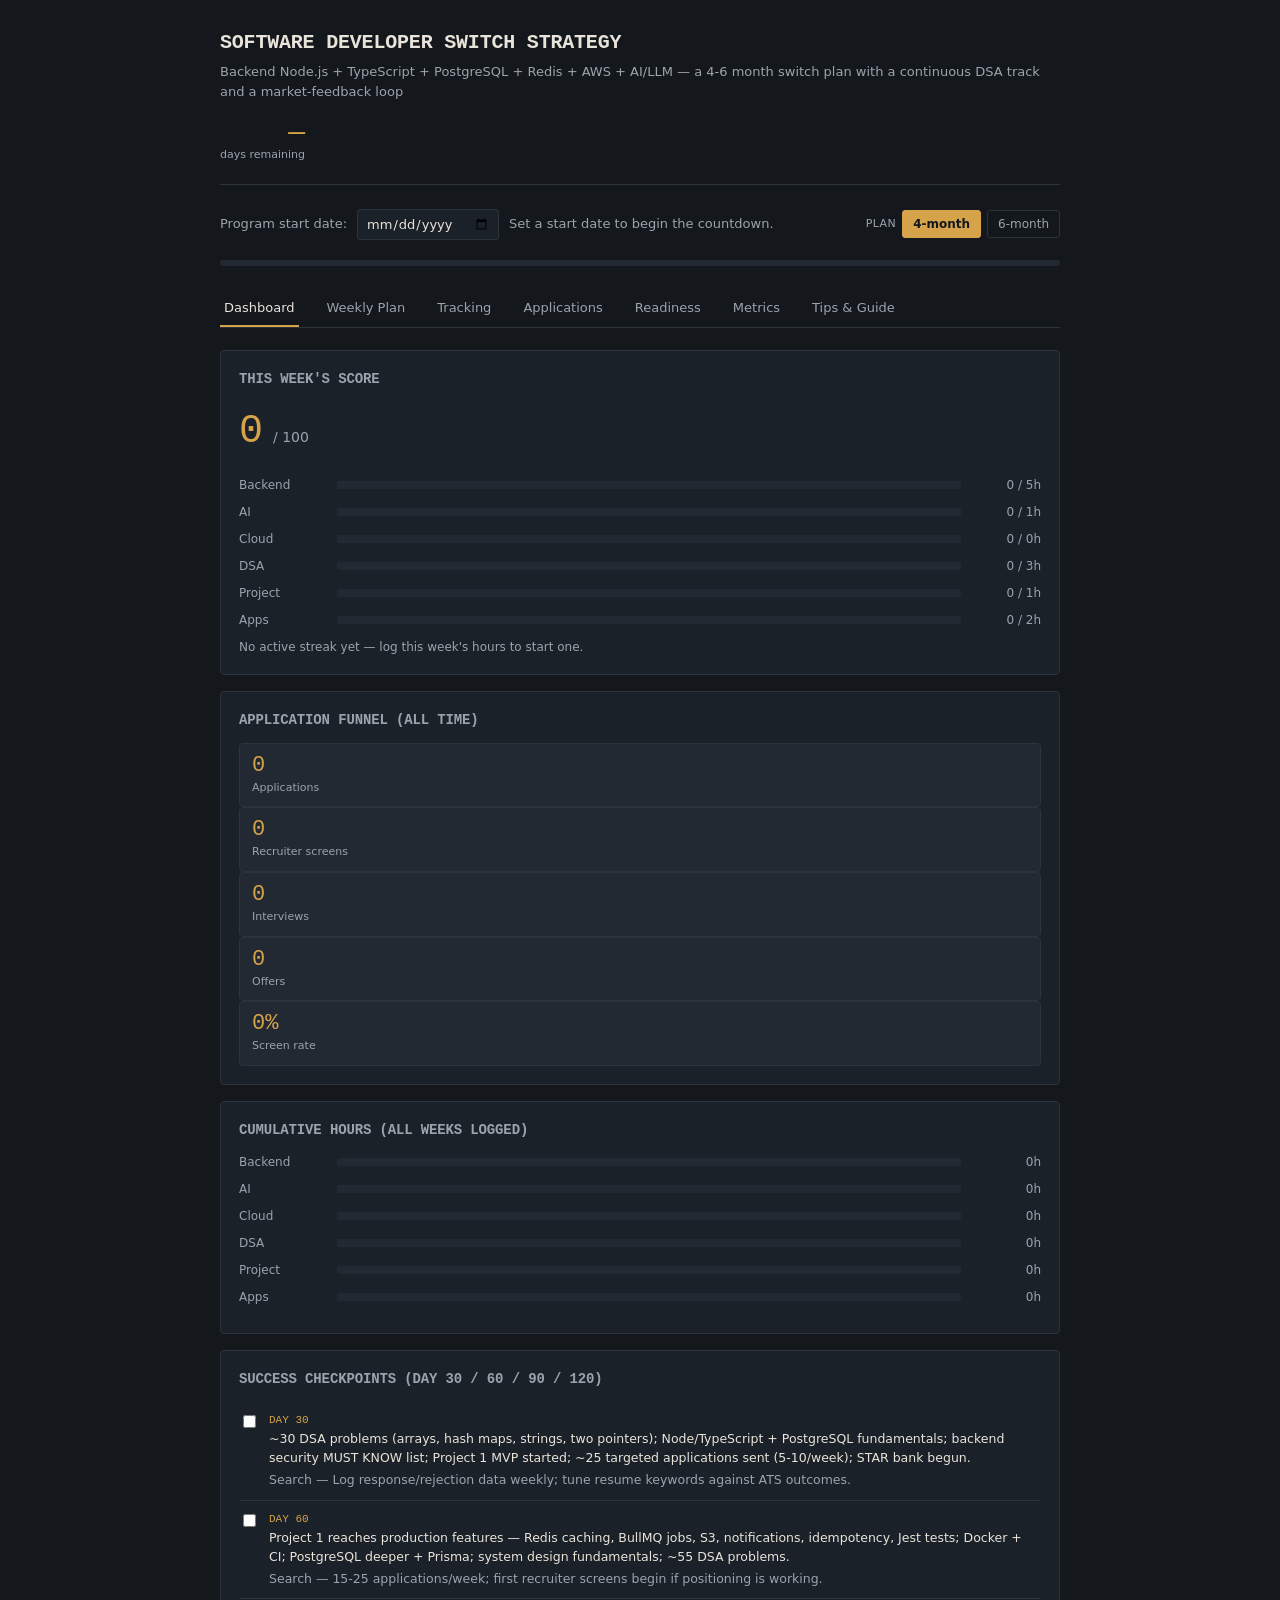
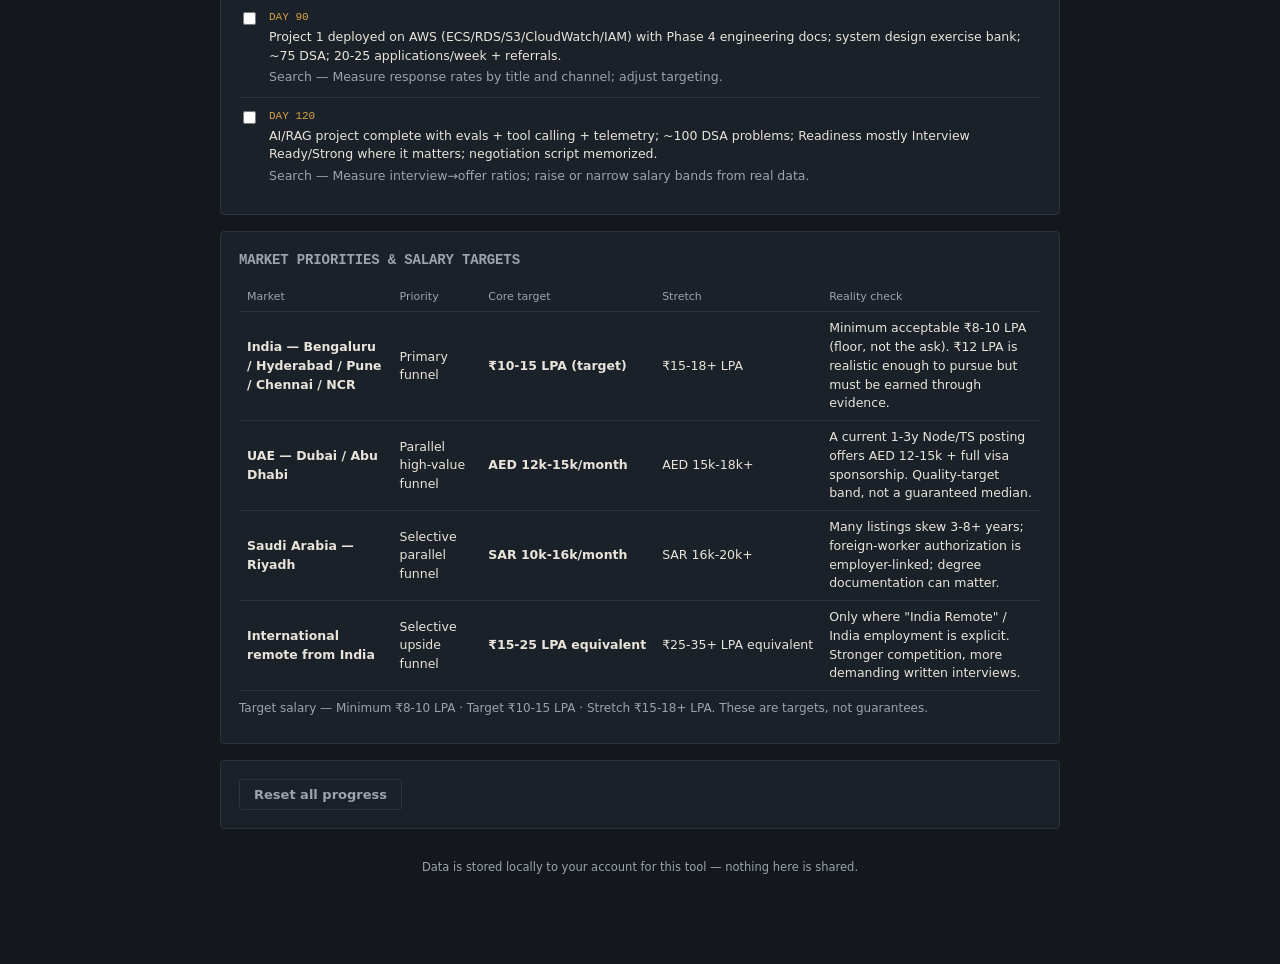
<file: index.html>
<!DOCTYPE html>
<html lang="en">
<head>
<meta charset="utf-8">
<meta name="viewport" content="width=device-width, initial-scale=1">
<title>Software Developer Switch Strategy</title>
<link rel="stylesheet" href="styles.css">
</head>
<body>
<div class="wrap">
  <div class="cmdbar">
    <div class="title">
      <h1>SOFTWARE DEVELOPER SWITCH STRATEGY</h1>
      <p>Backend Node.js + TypeScript + PostgreSQL + Redis + AWS + AI/LLM &mdash; a 4-6 month switch plan with a continuous DSA track and a market-feedback loop</p>
    </div>
    <div class="stat">
      <div class="num" id="days-left">&mdash;</div>
      <div class="label">days remaining</div>
    </div>
  </div>

  <div class="startdate-row">
    Program start date:
    <input type="date" id="start-date-input">
    <span id="week-indicator"></span>
    <div class="plan-toggle">
      <span class="pt-label">Plan</span>
      <button class="plan-btn active" data-plan="4">4-month</button>
      <button class="plan-btn" data-plan="6">6-month</button>
    </div>
  </div>
  <div class="progress-outer"><div class="progress-inner" id="overall-progress" style="width:0%"></div></div>

  <div class="tabs">
    <button class="tab-btn active" data-tab="dashboard">Dashboard</button>
    <button class="tab-btn" data-tab="plan">Weekly Plan</button>
    <button class="tab-btn" data-tab="track">Tracking</button>
    <button class="tab-btn" data-tab="apps">Applications</button>
    <button class="tab-btn" data-tab="readiness">Readiness</button>
    <button class="tab-btn" data-tab="metrics">Metrics</button>
    <button class="tab-btn" data-tab="guide">Tips &amp; Guide</button>
  </div>

  <div class="tab-panel active" id="tab-dashboard">
    <div class="panel">
      <h3>THIS WEEK'S SCORE</h3>
      <div class="score-big"><span class="num" id="week-score">0</span><span class="of">/ 100</span></div>
      <div id="dash-bars"></div>
      <div class="streak" id="streak-line"></div>
    </div>
    <div class="panel">
      <h3>APPLICATION FUNNEL (ALL TIME)</h3>
      <div id="funnel"></div>
    </div>
    <div class="panel">
      <h3>CUMULATIVE HOURS (ALL WEEKS LOGGED)</h3>
      <div id="cumulative-bars"></div>
    </div>
    <div class="panel">
      <h3>SUCCESS CHECKPOINTS (DAY 30 / 60 / 90 / 120)</h3>
      <div id="checkpoints"></div>
    </div>
    <div class="panel">
      <h3>MARKET PRIORITIES &amp; SALARY TARGETS</h3>
      <div id="markets"></div>
    </div>
    <div class="panel">
      <button class="btn secondary" id="reset-btn">Reset all progress</button>
    </div>
  </div>

  <div class="tab-panel" id="tab-plan">
    <div id="plan-root"></div>
  </div>

  <div class="tab-panel" id="tab-track">
    <div class="panel">
      <h3>LOG HOURS PER WEEK + JOB-SEARCH QUOTAS</h3>
      <div id="track-root"></div>
    </div>
  </div>

  <div class="tab-panel" id="tab-apps">
    <div class="panel">
      <h3>ADD APPLICATION</h3>
      <div class="app-form">
        <input type="text" id="app-company" placeholder="Company">
        <input type="text" id="app-role" placeholder="Role / Title">
        <input type="text" id="app-location" placeholder="Location">
        <input type="text" id="app-source" placeholder="Source (Naukri / LinkedIn / Referral)">
        <input type="text" id="app-stack" placeholder="Required stack">
        <input type="date" id="app-date">
        <select id="app-status">
          <option>Applied</option>
          <option>Screening</option>
          <option>Interview</option>
          <option>Offer</option>
          <option>Rejected</option>
          <option>Ghosted</option>
        </select>
        <input type="text" id="app-resume" placeholder="Resume version">
        <input type="date" id="app-followup" title="Follow-up date">
        <input type="text" id="app-notes" placeholder="Notes / rejection reason">
        <button class="btn" id="add-app-btn">Add</button>
      </div>
    </div>
    <div class="panel">
      <h3>TRACKER</h3>
      <div class="filter-bar">
        <input type="text" id="app-search" placeholder="Search company, role, stack, notes...">
        <select id="app-filter-status">
          <option value="">All statuses</option>
          <option>Applied</option>
          <option>Screening</option>
          <option>Interview</option>
          <option>Offer</option>
          <option>Rejected</option>
          <option>Ghosted</option>
        </select>
        <select id="app-filter-location">
          <option value="">All locations</option>
        </select>
        <input type="date" id="app-filter-from" title="Applied from" value="">
        <span class="filter-sep">&rarr;</span>
        <input type="date" id="app-filter-to" title="Applied to" value="">
        <button class="btn secondary" id="app-filter-clear">Clear</button>
      </div>
      <div id="apps-count" class="apps-count"></div>
      <div id="apps-root"></div>
    </div>
  </div>

  <div class="tab-panel" id="tab-readiness">
    <div class="panel">
      <h3>INTERVIEW READINESS SCORE</h3>
      <div id="readiness-root"></div>
    </div>
    <div class="panel">
      <h3>DSA LOG (TARGET ~100 PROBLEMS)</h3>
      <div id="dsa-root"></div>
    </div>
    <div class="panel">
      <h3>PRODUCTION STORY BANK (TARGET 10-15 STORIES)</h3>
      <div id="story-root"></div>
    </div>
    <div class="panel">
      <h3>MOCK INTERVIEW LOG</h3>
      <div id="mock-root"></div>
    </div>
  </div>

  <div class="tab-panel" id="tab-metrics">
    <div class="panel">
      <h3>CAREER CONVERSION METRICS (WEEKLY)</h3>
      <div id="conv-root"></div>
      <div class="conv-note">Log these numbers every week as part of the Weekly Job Market Analysis task. Track rejection reasons where possible (ATS / HR / technical / salary / other).</div>
    </div>
    <div class="panel">
      <h3>FUNNEL RATIOS</h3>
      <div id="rate-root"></div>
    </div>
    <div class="panel">
      <h3>TARGET SALARY</h3>
      <div id="salary-root"></div>
    </div>
    <div class="panel">
      <h3>INTERPRETING YOUR FUNNEL</h3>
      <div id="interpret-root"></div>
    </div>
  </div>

  <div class="tab-panel" id="tab-guide">
    <div class="guide panel">

      <div class="callout">
        <div class="ctitle">THE DECISION</div>
        Do not learn a new stack and start over. Keep the production experience in JavaScript/TypeScript, turn it into a credible backend-engineering identity, add PostgreSQL / Redis / cloud / testing, and use AI integration as the differentiator. Test the market from Week 1 (5-10 targeted applications/week) so your resume, targeting and preparation adapt to real feedback &mdash; not assumptions. Run India as the main funnel while testing UAE, India-eligible remote, and selective Saudi roles.
      </div>

      <h4>Target positioning (what to present)</h4>
      <table class="data-table">
        <thead><tr><th>Layer</th><th>What to present</th><th>Depth required</th></tr></thead>
        <tbody>
          <tr><td><b>Primary identity</b></td><td>Backend Software Engineer &mdash; Node.js / TypeScript</td><td>Production-quality APIs, architecture, async Node, security, performance</td></tr>
          <tr><td>Database</td><td>PostgreSQL (primary)</td><td>SQL, indexes, transactions, query plans, schema design; MongoDB kept as optional retained familiarity</td></tr>
          <tr><td>Caching / jobs</td><td>Redis + BullMQ</td><td>Caching, TTL, cache invalidation, rate limiting, distributed-lock concept, session-store concept, queues, retries, idempotency</td></tr>
          <tr><td>API architecture</td><td>REST first</td><td>Auth, validation, versioning, pagination, errors, observability</td></tr>
          <tr><td>Cloud</td><td>AWS core (not DevOps)</td><td>ECS/ECR or EC2, RDS, S3, CloudWatch, IAM (MUST); SQS, Load Balancer, VPC basics, Auto Scaling (understand)</td></tr>
          <tr><td>Delivery</td><td>Docker + GitHub Actions</td><td>Build/test/deploy pipeline; environment management; secrets</td></tr>
          <tr><td>Quality</td><td>Jest + integration/e2e tests</td><td>Test API boundaries and critical business workflows</td></tr>
          <tr><td>AI layer</td><td>Backend Engineer + AI Integration (not AI/ML)</td><td>LLM APIs, prompt design, embeddings, vector search, pgvector, retrieval, citations, streaming, tool calling, token/cost/latency, basic RAG evaluation</td></tr>
          <tr><td>Frontend</td><td>React / Next.js</td><td>Enough to own end-to-end features; not your headline specialization</td></tr>
          <tr><td>Interview CS</td><td>Continuous DSA + backend/system design</td><td>~100 solid problems via a weekly DSA track; API/data-model/caching/queues/scaling fundamentals</td></tr>
        </tbody>
      </table>

      <h4>What to learn deeply (in priority order)</h4>
      <ul>
        <li><b>Continuous DSA track</b> &mdash; 8-10 work items weekly (new problems + revision), ~100 solid problems: arrays, hash maps, strings, two pointers, sliding window, stacks/queues, binary search, linked lists, trees, heaps, intervals, graph basics, recursion/backtracking, basic DP. Never postponed behind backend learning.</li>
        <li><b>TypeScript + Node.js</b> &mdash; generics, narrowing, utility types, error modeling; event loop, async patterns, streams, memory/performance troubleshooting.</li>
        <li><b>PostgreSQL</b> &mdash; joins, indexes, transactions/isolation, normalization, query plans, pagination, locking, practical optimization; Prisma.</li>
        <li><b>Backend security (MUST KNOW)</b> &mdash; password hashing, JWT + refresh tokens, RBAC, input validation, rate limiting, secure headers, secrets management; then SQL/NoSQL injection, XSS, CSRF, CORS, OWASP API Security basics.</li>
        <li><b>Redis</b> &mdash; caching, TTL, cache invalidation, rate limiting, distributed-lock concept, session-store concept, BullMQ/queues.</li>
        <li><b>System design</b> &mdash; fundamentals, data, performance, distributed systems, infrastructure, observability + the exercise bank (URL shortener, notifications, chat, file upload, booking, payments/webhooks, CRM, job queue, AI/RAG).</li>
        <li><b>Docker + AWS</b> &mdash; containerize, deploy, logs/metrics, IAM basics, RDS/S3/SQS/ECS/ECR/CloudWatch.</li>
        <li><b>Testing</b> &mdash; Jest unit/integration/e2e; API contract thinking.</li>
        <li><b>AI application engineering</b> &mdash; one reliable RAG system and one tool-using workflow; production concerns, not ML math.</li>
        <li><b>Communication</b> &mdash; concise project explanations, STAR answers, salary negotiation.</li>
      </ul>

      <div class="callout">
        <div class="ctitle">AVOID SCOPE CREEP (DO NOT LEARN NOW)</div>
        Do NOT make these core objectives during the 6-month plan: Java/Spring, .NET, advanced Python, Machine Learning, Kubernetes, Terraform, advanced DevOps, Kafka, advanced cloud architecture. They only make sense after the career switch. Spend the saved time on DSA, system design, mock interviews and real funnel feedback.
      </div>

      <h4>Portfolio projects</h4>
      <div class="proj">
        <div class="ptitle">Project 1 &mdash; Multi-tenant production SaaS backend (phased)</div>
        <p><b>Phase 1 &mdash; MVP:</b> Node/TypeScript + NestJS + PostgreSQL/Prisma, REST APIs, authentication (JWT + refresh), RBAC, validation, error handling, basic Jest tests.</p>
        <p><b>Phase 2 &mdash; Production features:</b> Redis caching, rate limiting, BullMQ background jobs, notifications, S3/file storage, idempotency, audit logs.</p>
        <p><b>Phase 3 &mdash; Deployment:</b> Docker, AWS, ECR, ECS (or EC2), RDS, S3, IAM, CloudWatch, CI/CD.</p>
        <p><b>Phase 4 &mdash; Engineering documentation:</b> architecture diagram, database ER diagram, API docs, architecture decisions (ADRs), performance + security notes, deployment README, trade-offs.</p>
        <p>Complete each phase before the next; you do not need every advanced feature to call the project done.</p>
        <p class="proof">Resume proof: "Designed and deployed a multi-tenant Node/TypeScript backend with PostgreSQL, Redis, background jobs, RBAC and automated deployment."</p>
      </div>
      <div class="proj">
        <div class="ptitle">Project 2 &mdash; AI backend integration (the differentiator)</div>
        <p>Position it as <b>Backend Engineer + AI Integration</b>, never "AI/ML Engineer". Ingest documents, chunk and embed, store in pgvector, retrieve with filters, stream answers with citations, support tool/function calls, log token usage + latency, control cost, and evaluate retrieval quality. TypeScript/Node service; the backend engineering is the hard part.</p>
        <p class="proof">Resume proof: "Built a production-style RAG service with Node/TypeScript, vector search, retrieval evaluation, streaming responses, access control and cost/latency telemetry."</p>
      </div>
      <div class="proj">
        <div class="ptitle">Project 3 &mdash; CarCare enhancements (OPTIONAL, after the primary project)</div>
        <p>Do not build more toy CRUD apps. Use CarCare to show engineering maturity: add a PostgreSQL path where appropriate, Redis caching, background jobs, Docker, Jest tests, structured logging, CI/CD, better API architecture, performance optimization. Never expose proprietary work from your employer.</p>
      </div>

      <h4>Backend Security track</h4>
      <table class="data-table">
        <thead><tr><th>Priority</th><th>Topics</th></tr></thead>
        <tbody>
          <tr><td><b>MUST KNOW</b></td><td>Password hashing, JWT, refresh tokens, RBAC, input validation, rate limiting, secure headers, secrets management</td></tr>
          <tr><td><b>OPTIONAL</b></td><td>SQL injection, NoSQL injection, XSS, CSRF, CORS, OWASP API Security basics</td></tr>
        </tbody>
      </table>
      <p class="cap-sub">Security appears in the week plan as tasks; pass every MUST KNOW concept on the Readiness tab before Month 3.</p>

      <h4>AWS scope (backend developer, not a DevOps specialist)</h4>
      <table class="data-table">
        <thead><tr><th>Priority</th><th>Topics</th></tr></thead>
        <tbody>
          <tr><td><b>MUST KNOW</b></td><td>EC2, S3, RDS, IAM, CloudWatch, ECR, ECS</td></tr>
          <tr><td><b>SHOULD UNDERSTAND</b></td><td>SQS, Load Balancer, VPC basics, Auto Scaling</td></tr>
        </tbody>
      </table>
      <p class="cap-sub">Goal: confidently explain and deploy a production backend on AWS &mdash; not become an AWS infrastructure specialist.</p>

      <h4>Redis scope (practical backend use, not theory)</h4>
      <p class="cap-sub">Focus on: caching, TTL, cache invalidation, rate limiting, distributed-lock concept, session-store concept, BullMQ/queues. Prove each with an implementation task in the project rather than excessive reading.</p>

      <h4>System design track (starts Month 2)</h4>
      <ul class="quotas">
        <li><b>Fundamentals</b> &mdash; client/server, REST, HTTP, API design, authentication, authorization</li>
        <li><b>Data</b> &mdash; SQL vs NoSQL, indexing, transactions, normalization, replication, partitioning basics</li>
        <li><b>Performance</b> &mdash; caching, Redis, CDN, pagination, rate limiting</li>
        <li><b>Distributed systems</b> &mdash; message queues, background jobs, event-driven architecture, idempotency, retries, failure handling</li>
        <li><b>Infrastructure</b> &mdash; load balancing, horizontal scaling, Docker, AWS deployment</li>
        <li><b>Observability</b> &mdash; logging, metrics, monitoring, error tracking</li>
      </ul>
      <p class="cap-sub">Exercise bank (10-minute or 45-minute designs): URL shortener, notification system, chat system, file upload service, booking system, payment/webhook system, CRM, job queue, AI/RAG application.</p>

      <h4>Weekly operating rhythm (recurring, every week)</h4>
      <ul class="quotas">
        <li><b>DSA track</b> &mdash; 8-10 work items: learn &rarr; practice &rarr; revise &rarr; timed. ~100 solid problems total; never postponed.</li>
        <li><b>Targeted applications</b> &mdash; Month 1: 5-10/week (test ATS, learn requirements, find gaps). Month 2+: 15-25/week. Later: 20-30/week if quality holds. Targeted beats mass.</li>
        <li><b>Weekly Job Market Analysis</b> &mdash; log apps, recruiter replies, HR screens, tech/final interviews, offers, rejections (incl. ATS + reasons) in Metrics.</li>
        <li><b>Weekly Mock Interview Day</b> &mdash; 30m DSA &middot; 30m Node/TS/backend &middot; 30m PostgreSQL/Redis/AWS &middot; 30m system design/project/behavioral. Track score, weak areas, topics to revise, confidence, missed questions.</li>
        <li><b>STAR story</b> &mdash; draft/refine one production story toward the 10-15 story bank.</li>
      </ul>
      <div class="callout">
        <div class="ctitle">INTERPRETING YOUR FUNNEL</div>
        <p><b>High ATS rejection</b> &rarr; improve resume / keywords per target titles.</p>
        <p><b>Recruiter response but technical rejection</b> &rarr; improve technical preparation (DSA + backend fundamentals).</p>
        <p><b>Technical pass but HR rejection</b> &rarr; improve communication / behavioral answers.</p>
        <p><b>Multiple technical interview failures</b> &rarr; identify repeated technical gaps from mock logs and fix them.</p>
      </div>

      <h4>Production Story Bank</h4>
      <p class="cap-sub">Target 10-15 interview stories from real professional experience. Categories: difficult bug, production issue, performance optimization, API optimization, database problem, architecture decision, refactoring, feature ownership, client requirement, team disagreement, tight deadline, failure and lesson, collaboration, deployment issue, technical trade-off.</p>
      <p class="cap-sub">Every story follows <b>Situation &rarr; Task &rarr; Action &rarr; Result</b> with a measurable result. Build one per week (recurring task on the Weekly Plan), then refine them through Months 5-6.</p>

      <h4>Job-search execution system</h4>
      <ul class="quotas">
        <li><b>Month 1:</b> 5-10 targeted applications/week — purpose is to test ATS performance, learn requirements, identify skill gaps and start the interview pipeline.</li>
        <li><b>Month 2 onward:</b> 15-25 targeted applications/week; 20-30/week in later months if quality can be maintained.</li>
        <li><b>5 referral conversations/week</b> &mdash; colleagues, alumni, engineers at target companies, community.</li>
        <li><b>10 recruiter / hiring-manager messages/week</b> (Month 5-6) with a two-sentence pitch and one relevant proof project.</li>
        <li>Track each application: title, company, location, source, required stack, date, resume version, response, interview stage, reason for rejection.</li>
      </ul>
      <p class="cap-sub">Target titles: Backend Engineer, Backend Developer, Node.js Developer, TypeScript Backend Developer, Software Engineer, Full-Stack Developer with backend strength, AI-integrated Backend Engineer. Apply with a two-sentence pitch + one proof project.</p>
      <p class="cap-sub">Search strings:</p>
      <span class="search-str">("Node.js" OR NestJS OR Express) AND TypeScript AND (PostgreSQL OR SQL) AND (AWS OR cloud)</span>
      <span class="search-str">("Node.js" OR TypeScript) AND (RAG OR LLM OR "AI integration") AND (backend OR API)</span>
      <span class="search-str">("Software Engineer" OR "Backend Engineer") AND TypeScript AND AWS AND PostgreSQL</span>
      <p class="cap-sub">Resume rules: lead with measurable production work &mdash; not a technology list. Keep BCA honest but small. Two variants: India product/GCC and Gulf/remote (the Gulf version makes relocation + sponsorship readiness explicit).</p>

      <h4>Salary strategy</h4>
      <div class="callout">
        <div class="ctitle">TARGET SALARY (YOUR OWN TARGETS, NOT GUARANTEES)</div>
        <p><b>Minimum acceptable:</b> ₹8-10 LPA</p>
        <p><b>Target:</b> ₹10-15 LPA</p>
        <p><b>Stretch:</b> ₹15-18+ LPA</p>
      </div>
      <table class="data-table">
        <thead><tr><th>Market</th><th>Priority</th><th>Core target</th><th>Stretch</th><th>Reality check</th></tr></thead>
        <tbody>
          <tr><td>India &mdash; Bengaluru / Hyderabad / Pune / Chennai / NCR</td><td>Primary funnel</td><td>₹10-15 LPA</td><td>₹15-18+ LPA</td><td>Minimum acceptable ₹8-10 LPA (floor, not the ask). ₹12 LPA is realistic but must be earned through evidence.</td></tr>
          <tr><td>UAE &mdash; Dubai / Abu Dhabi</td><td>Parallel high-value funnel</td><td>AED 12k-15k/month</td><td>AED 15k-18k+</td><td>Quality-target band, not a guaranteed market median.</td></tr>
          <tr><td>Saudi Arabia &mdash; Riyadh</td><td>Selective parallel funnel</td><td>SAR 10k-16k/month</td><td>SAR 16k-20k+</td><td>Listings skew 3-8+ years; authorization is employer-linked.</td></tr>
          <tr><td>International remote from India</td><td>Selective upside funnel</td><td>₹15-25 LPA equivalent</td><td>₹25-35+ LPA equivalent</td><td>Only where "India Remote" / India employment is explicit.</td></tr>
        </tbody>
      </table>
      <div class="callout">
        <div class="ctitle">NEGOTIATION SCRIPT</div>
        <p class="mono-b">"My current package is ₹3 LPA. For my next move I am targeting roles where I can contribute as a backend-focused software engineer in Node.js/TypeScript, with production API, database, cloud and AI-integration capability. Based on the scope of the role and current market, I am targeting roughly ₹12-15 LPA, with flexibility depending on responsibilities and the overall package."</p>
        <p>Never justify a 300-400% hike. Justify through scope, skills, evidence and market level. Never fabricate current compensation, experience or production exposure.</p>
      </div>

      <h4>Sponsorship &amp; remote legality</h4>
      <ul>
        <li><b>UAE:</b> standard employment visa is employer-applied; employers must obtain the work permit. The virtual-work residence route is for working outside the country, not a substitute for in-country sponsorship.</li>
        <li><b>Saudi:</b> non-Saudis need a work permit and employer employment; permanent/temporary work-visa processes exist via official platforms.</li>
        <li><b>Remote from India:</b> direct employment through an Indian entity, an Employer of Record, or contractor engagement. Apply where "India Remote" is explicit &mdash; never on a generic "remote" label.</li>
        <li><b>Education risk (ongoing BCA):</b> a screening risk at some companies, not proof you cannot reach the target salary. Compete on production experience, measurable work, portfolio depth and interview performance while continuing the degree.</li>
      </ul>

      <h4>What can prevent the target salary</h4>
      <ul>
        <li>Resume stays "MERN developer" with no measurable backend ownership.</li>
        <li>Projects are CRUD clones with no performance / security / testing / cloud / architecture proof.</li>
        <li>DSA is weak enough to fail coding rounds after recruiter screens — solved by the continuous weekly DSA track.</li>
        <li>You cannot explain current production work deeply &mdash; trade-offs, bugs, architecture, DB choices, performance fixes.</li>
        <li>You apply indiscriminately and accumulate ATS rejections instead of testing a targeted thesis early.</li>
        <li>You stop logging funnel data, so you tune resume and preparation on guesses instead of evidence.</li>
        <li>You claim AI/cloud expertise without building and debugging a working system.</li>
        <li>Communication is unclear, especially project explanations and behavioral answers.</li>
        <li>The ₹3 LPA anchors your negotiation instead of the role's scope and market band.</li>
      </ul>

      <h4>Key sources</h4>
      <ul class="src-list">
        <li><a href="https://in.linkedin.com/jobs/node-js-software-engineer-jobs-bengaluru">[1]</a> LinkedIn &mdash; Node.js Software Engineer jobs, Bengaluru</li>
        <li><a href="https://in.linkedin.com/jobs/backend-software-engineer-node-js-jobs-bengaluru-ka?f_AL=true&amp;pageNum=0&amp;position=1">[2]</a> LinkedIn &mdash; Backend Software Engineer Node.js, Bengaluru</li>
        <li><a href="https://in.linkedin.com/jobs/view/backend-engineer-node-js-typescript-graphql-at-tata-consultancy-services-4460985829">[3]</a> TCS Backend Engineer (Node.js, TypeScript, GraphQL)</li>
        <li><a href="https://jobs.weekday.works/weekday-ai-full-stack-developer-%28react%2Fangular%20%2B%20node.js%2Ftypescript%29">[4]</a> Weekday &mdash; Full Stack Developer (React/Angular + Node/TS), Bengaluru</li>
        <li><a href="https://ae.linkedin.com/jobs/view/junior-software-engineer-at-searchability%C2%AE-4366722815">[9]</a> Junior Software Engineer, Dubai &mdash; AED 12k-15k, visa sponsorship</li>
        <li><a href="https://job-boards.greenhouse.io/learneo/jobs/7583620">[11]</a> Learneo SDE I (Full Stack), India Remote</li>
        <li><a href="https://www.business-standard.com/industry/news/india-it-services-hiring-demand-september-xpheno-ai-jobs-126090100375_1.html">[13]</a> Business Standard &mdash; IT-services hiring demand at 18-month high, Sept 2026</li>
        <li><a href="https://www.reuters.com/world/india/wipros-ai-push-frees-capacity-equivalent-20000-workers-cto-says-2026-09-10/">[16]</a> Reuters &mdash; Wipro AI frees capacity equivalent to ~20,000 workers</li>
        <li><a href="https://www.glassdoor.co.in/Salaries/bengaluru-software-engineer-salary-SRCH_IL.0%2C9_IC2940587_KO10%2C27.htm">[30]</a> Glassdoor &mdash; Software Engineer salaries, Bengaluru 2026</li>
        <li><a href="https://cutshort.io/salary/nodejs-developer/bangalore">[31]</a> Cutshort &mdash; Node.js Developer Salary, Bangalore, 2 years</li>
        <li><a href="https://u.ae/en/information-and-services/visa-and-emirates-id/residence-visas/residence-visa-for-working-in-the-uae">[32]</a> Official UAE Government &mdash; Residence visa for working in UAE</li>
        <li><a href="https://my.gov.sa/en/services/2691970">[34]</a> Official Saudi Government &mdash; Permanent work visa</li>
      </ul>
    </div>
  </div>

  <div class="footer-note">Data is stored locally to your account for this tool &mdash; nothing here is shared.</div>
</div>

<div class="modal-overlay" id="delete-modal" hidden>
  <div class="modal">
    <h3>Remove application?</h3>
    <p id="modal-app-info"></p>
    <div class="modal-actions">
      <button class="btn secondary" id="modal-cancel">Cancel</button>
      <button class="btn danger" id="modal-confirm">Remove</button>
    </div>
  </div>
</div>

<div id="save-flag">Saved</div>

<script src="app.js"></script>
</body>
</html>
</file>
<file: styles.css>
:root{
    --ink:#14181D;
    --surface:#1B2129;
    --surface-2:#222933;
    --paper:#E8E4DA;
    --paper-dim:#9BA3AD;
    --accent:#D6A24A;
    --accent-dim:#8A6C33;
    --teal:#5B8A8E;
    --rust:#B85C4A;
    --line:#2C333D;
  }
  *{box-sizing:border-box;}
  body{
    margin:0;
    background:var(--ink);
    color:var(--paper);
    font-family:system-ui,-apple-system,"Segoe UI",sans-serif;
    line-height:1.5;
    padding:0 0 60px 0;
  }
  .mono{font-family:ui-monospace,"SF Mono","Cascadia Code","Consolas",monospace;}
  h1,h2,h3{font-family:ui-monospace,"SF Mono","Cascadia Code","Consolas",monospace; font-weight:600; letter-spacing:-0.01em; margin:0;}
  a{color:var(--accent);}

  .wrap{max-width:880px;margin:0 auto;padding:28px 20px;}

  /* header / command bar */
  .cmdbar{
    display:flex; flex-wrap:wrap; gap:18px; align-items:center; justify-content:space-between;
    border-bottom:1px solid var(--line); padding-bottom:20px; margin-bottom:24px;
  }
  .cmdbar .title h1{font-size:20px;}
  .cmdbar .title p{margin:4px 0 0; color:var(--paper-dim); font-size:13px;}
  .stat{text-align:right;}
  .stat .num{font-family:ui-monospace,monospace; font-size:28px; color:var(--accent); line-height:1;}
  .stat .label{font-size:11px; color:var(--paper-dim); text-transform:none;}

  .startdate-row{display:flex; gap:10px; align-items:center; font-size:13px; color:var(--paper-dim); margin-bottom:20px;}
  .startdate-row input{
    background:var(--surface); border:1px solid var(--line); color:var(--paper);
    padding:6px 8px; border-radius:3px; font-family:inherit; font-size:13px;
  }

  /* progress bar */
  .progress-outer{height:6px; background:var(--surface-2); border-radius:3px; overflow:hidden; margin:10px 0 24px;}
  .progress-inner{height:100%; background:var(--accent);}

  /* tabs */
  .tabs{display:flex; gap:2px; margin-bottom:22px; border-bottom:1px solid var(--line);}
  .tab-btn{
    background:none; border:none; color:var(--paper-dim); font-family:inherit; font-size:13px;
    padding:10px 4px; margin-right:22px; cursor:pointer; border-bottom:2px solid transparent;
  }
  .tab-btn.active{color:var(--paper); border-bottom-color:var(--accent);}
  .tab-panel{display:none;}
  .tab-panel.active{display:block;}

  /* generic panel/card */
  .panel{background:var(--surface); border:1px solid var(--line); border-radius:4px; padding:18px; margin-bottom:16px;}
  .panel h3{font-size:14px; color:var(--paper-dim); margin-bottom:12px;}

  /* dashboard bars */
  .bar-row{display:flex; align-items:center; gap:10px; margin-bottom:9px; font-size:12px;}
  .bar-row .cat{width:88px; color:var(--paper-dim); flex-shrink:0;}
  .bar-track{flex:1; height:8px; background:var(--surface-2); border-radius:2px; overflow:hidden;}
  .bar-fill{height:100%; background:var(--teal);}
  .bar-fill.over{background:var(--accent);}
  .bar-val{width:70px; text-align:right; color:var(--paper-dim); flex-shrink:0;}

  .score-big{display:flex; align-items:baseline; gap:10px; margin-bottom:14px;}
  .score-big .num{font-size:40px; color:var(--accent); font-family:ui-monospace,monospace;}
  .score-big .of{color:var(--paper-dim); font-size:14px;}
  .streak{font-size:12px; color:var(--paper-dim); margin-top:8px;}
  .streak b{color:var(--accent);}

  .milestone-row{display:flex; gap:10px; align-items:flex-start; padding:8px 0; border-bottom:1px solid var(--line); font-size:13px;}
  .milestone-row:last-child{border-bottom:none;}
  .milestone-row input{margin-top:3px;}
  .milestone-row.done span{color:var(--paper-dim); text-decoration:line-through;}

  /* roadmap */
  details.month{border:1px solid var(--line); border-radius:4px; margin-bottom:12px; background:var(--surface);}
  details.month>summary{
    list-style:none; cursor:pointer; padding:14px 16px; font-size:14px; display:flex; justify-content:space-between;
  }
  details.month>summary::-webkit-details-marker{display:none;}
  details.month>summary .m-title{font-family:ui-monospace,monospace; color:var(--paper);}
  details.month>summary .m-sub{color:var(--paper-dim); font-size:12px;}
  .month-body{padding:0 16px 16px;}

  .week-card{border-left:2px solid var(--accent-dim); padding:12px 0 12px 14px; margin-bottom:4px;}
  .week-card .wk-head{display:flex; align-items:baseline; gap:10px; margin-bottom:4px;}
  .week-card .wk-num{color:var(--accent); font-family:ui-monospace,monospace; font-size:12px;}
  .week-card .wk-title{font-size:14px; font-weight:600;}
  .week-card .wk-obj{color:var(--paper-dim); font-size:12.5px; margin-bottom:8px;}
  .task-row{display:flex; gap:8px; align-items:flex-start; font-size:12.5px; margin-bottom:5px;}
  .task-row input{margin-top:2px;}
  .task-row.done label{color:var(--paper-dim); text-decoration:line-through;}
  .deliverable{font-size:12px; color:var(--teal); margin-top:6px;}
  .target-hours{font-size:11px; color:var(--paper-dim); margin-top:6px;}

  /* weekly log */
  .log-week{border-bottom:1px solid var(--line); padding:12px 0; display:flex; flex-wrap:wrap; align-items:center; gap:10px;}
  .log-week:last-child{border-bottom:none;}
  .log-week .lw-label{width:130px; flex-shrink:0; font-size:12.5px;}
  .log-week .lw-label b{color:var(--accent); font-family:ui-monospace,monospace; font-size:11px; display:block;}
  .log-inputs{display:flex; flex-wrap:wrap; gap:8px; flex:1;}
  .log-field{display:flex; flex-direction:column; gap:2px;}
  .log-field label{font-size:10px; color:var(--paper-dim);}
  .log-field input{
    width:52px; background:var(--surface-2); border:1px solid var(--line); color:var(--paper);
    padding:5px 6px; border-radius:3px; font-family:inherit; font-size:12px;
  }
  .log-score{width:60px; text-align:right; font-family:ui-monospace,monospace; color:var(--accent); font-size:15px;}

  /* applications */
  .app-form{display:flex; flex-wrap:wrap; gap:8px; margin-bottom:16px;}
  .app-form input, .app-form select{
    background:var(--surface-2); border:1px solid var(--line); color:var(--paper);
    padding:7px 9px; border-radius:3px; font-family:inherit; font-size:13px;
  }
  .app-form input[type=text]{flex:1; min-width:120px;}
  .app-form button, .btn{
    background:var(--accent); color:var(--ink); border:none; padding:7px 14px; border-radius:3px;
    font-family:inherit; font-size:13px; font-weight:600; cursor:pointer;
  }
  .btn.secondary{background:none; border:1px solid var(--line); color:var(--paper-dim);}

  table{width:100%; border-collapse:collapse; font-size:12.5px;}
  th{text-align:left; color:var(--paper-dim); font-weight:500; font-size:11px; padding:6px 8px; border-bottom:1px solid var(--line);}
  td{padding:7px 8px; border-bottom:1px solid var(--line); vertical-align:middle;}
  select.status{
    background:var(--surface-2); border:1px solid var(--line); color:var(--paper); border-radius:3px; font-size:12px; padding:3px 5px;
  }
  .del{background:none; border:none; color:var(--rust); cursor:pointer; font-size:12px;}
  .empty{color:var(--paper-dim); font-size:13px; padding:14px 0;}

  /* applications filter bar */
  .filter-bar{display:flex; flex-wrap:wrap; gap:8px; margin-bottom:10px;}
  .filter-bar input, .filter-bar select{
    background:var(--surface-2); border:1px solid var(--line); color:var(--paper);
    padding:7px 9px; border-radius:3px; font-family:inherit; font-size:13px;
  }
  .filter-bar input[type=text]{flex:1; min-width:160px;}
  .filter-sep{color:var(--paper-dim); font-size:14px; align-self:center;}
  .apps-count{font-size:11px; color:var(--paper-dim); margin-bottom:8px;}

  /* status row colours */
  tr.st-applied{background:rgba(91,138,142,.14); box-shadow:inset 3px 0 0 var(--teal);}
  tr.st-screening{background:rgba(214,162,74,.13); box-shadow:inset 3px 0 0 var(--accent);}
  tr.st-interview{background:rgba(110,150,222,.14); box-shadow:inset 3px 0 0 #6E96DE;}
  tr.st-offer{background:rgba(96,177,120,.16); box-shadow:inset 3px 0 0 #60B178;}
  tr.st-rejected{background:rgba(184,92,74,.15); box-shadow:inset 3px 0 0 var(--rust);}
  tr.st-ghosted{background:rgba(155,163,173,.10); box-shadow:inset 3px 0 0 var(--paper-dim);}

  /* delete confirmation modal */
  .modal-overlay{position:fixed; inset:0; background:rgba(5,8,10,.65); display:flex; align-items:center; justify-content:center; z-index:50; padding:16px;}
  .modal-overlay[hidden]{display:none;}
  .modal{
    background:var(--surface); border:1px solid var(--line); border-radius:5px; padding:20px;
    width:min(420px,90vw); box-shadow:0 12px 40px rgba(0,0,0,.5);
  }
  .modal h3{font-size:15px; color:var(--paper); margin-bottom:8px;}
  .modal p{font-size:13px; color:var(--paper-dim); margin:0 0 16px;}
  .modal-actions{display:flex; justify-content:flex-end; gap:8px;}
  .btn.danger{background:var(--rust); color:var(--paper);}
  .btn.danger:hover{filter:brightness(1.12);}

  .footer-note{color:var(--paper-dim); font-size:11.5px; text-align:center; margin-top:30px;}
  #save-flag{position:fixed; bottom:16px; right:16px; background:var(--surface); border:1px solid var(--line); color:var(--paper-dim); font-size:11px; padding:6px 10px; border-radius:3px; opacity:0; transition:opacity .3s;}
  #save-flag.show{opacity:1;}

  /* plan toggle */
  .plan-toggle{display:flex; align-items:center; gap:6px; margin-left:auto;}
  .pt-label{font-size:11px; color:var(--paper-dim); text-transform:uppercase; letter-spacing:.04em;}
  .plan-btn{
    background:none; border:1px solid var(--line); color:var(--paper-dim); font:inherit; font-size:12px;
    padding:4px 10px; border-radius:3px; cursor:pointer;
  }
  .plan-btn.active{background:var(--accent); color:var(--ink); border-color:var(--accent); font-weight:600;}
  .startdate-row{flex-wrap:wrap;}

  /* funnel stats */
  .funnel{display:flex; flex-wrap:wrap; gap:10px;}
  .fstat{flex:1; min-width:110px; background:var(--surface-2); border:1px solid var(--line); border-radius:4px; padding:10px 12px;}
  .fstat .n{font-family:ui-monospace,monospace; font-size:22px; color:var(--accent); line-height:1.1;}
  .fstat .l{font-size:11px; color:var(--paper-dim); margin-top:2px;}

  /* success checkpoints */
  .checkpoint-row{display:flex; gap:10px; align-items:flex-start; padding:10px 0; border-bottom:1px solid var(--line); font-size:12.5px;}
  .checkpoint-row:last-child{border-bottom:none;}
  .checkpoint-row input{margin-top:3px;}
  .checkpoint-row.done .cp-cap{color:var(--paper-dim); text-decoration:line-through;}
  .cp-day{font-family:ui-monospace,monospace; color:var(--accent); font-size:11px; margin-bottom:2px;}
  .cp-cap{display:block;}
  .cp-srch{display:block; color:var(--paper-dim); margin-top:3px;}

  /* data / guide tables */
  .data-table{width:100%; border-collapse:collapse; font-size:12px;}
  .data-table th{text-align:left; color:var(--paper-dim); font-weight:500; font-size:11px; padding:6px 8px; border-bottom:1px solid var(--line);}
  .data-table td{padding:7px 8px; border-bottom:1px solid var(--line); vertical-align:top;}

  /* weekly log quota line */
  .log-quota{display:flex; flex-wrap:wrap; gap:8px; width:100%; font-size:11px; color:var(--paper-dim); margin-top:8px; padding-top:8px; border-top:1px dashed var(--line);}
  .log-quota .lq-title{color:var(--accent); font-family:ui-monospace,monospace; font-size:10px; letter-spacing:.04em; text-transform:uppercase; width:100%;}
  .log-quota b{color:var(--teal); font-family:ui-monospace,monospace;}

  /* weekly plan quota + subtitle */
  .quota-line{color:var(--teal);}

  /* applications table helpers */
  .sub{color:var(--paper-dim); font-size:11px;}
  .mono-cell{font-family:ui-monospace,monospace; font-size:11px; color:var(--paper-dim); font-style:oblique;}
  table thead th{white-space:nowrap;}

  /* tips & guide */
  .guide{padding:22px;}
  .guide h4{
    font-size:13px; color:var(--paper); margin:22px 0 10px; padding-bottom:6px;
    border-bottom:1px solid var(--line); letter-spacing:.02em;
  }
  .guide h4:first-child{margin-top:0;}
  .guide ul{margin:6px 0 10px; padding-left:20px; font-size:13px;}
  .guide ul li{margin-bottom:5px;}
  .proj{border-left:2px solid var(--accent-dim); padding:8px 0 8px 12px; margin:10px 0;}
  .proj .ptitle{font-weight:600; font-size:13px; color:var(--paper);}
  .proj p{margin:4px 0; font-size:12.5px; color:var(--paper-dim);}
  .proof{color:var(--teal); font-size:12px; font-style:italic;}
  .mono-b{font-family:ui-monospace,"SF Mono","Cascadia Code","Consolas",monospace; font-size:12.5px;}
  .search-str{font-family:ui-monospace,monospace; font-size:12px; color:var(--teal); display:block; margin:3px 0;}
  .cap-sub{font-size:12.5px; color:var(--paper-dim); margin:8px 0 4px;}
  .quotas li b{color:var(--accent);}
  .callout{background:var(--surface-2); border:1px solid var(--line); border-left:3px solid var(--accent); padding:10px 12px; font-size:12.5px; margin:12px 0;}
  .callout .ctitle{font-weight:600; color:var(--accent); font-size:11px; letter-spacing:.05em; margin-bottom:4px; font-family:ui-monospace,monospace; text-transform:uppercase;}
  .callout p{margin:6px 0;}
  .src-list{font-size:12px; color:var(--paper-dim);}
  .src-list a{color:var(--accent);}

  /* task priority badges */
  .prio-legend{font-size:11px; color:var(--paper-dim); margin-bottom:14px;}
  .prio{font-family:ui-monospace,"SF Mono","Cascadia Code","Consolas",monospace; font-size:9px; font-weight:700; letter-spacing:.06em; padding:1px 5px; border-radius:2px; margin-right:6px; vertical-align:1px; display:inline-block;}
  .prio-m{background:var(--accent); color:var(--ink);}
  .prio-s{background:var(--teal); color:var(--ink);}
  .prio-o{background:var(--surface-2); color:var(--paper-dim); border:1px solid var(--line);}
  .task-row label{color:var(--paper);}
  .task-row.done label{color:var(--paper-dim); text-decoration:line-through;}

  /* readiness */
  .ready-select{
    background:var(--surface-2); border:1px solid var(--line); color:var(--paper); border-radius:3px; font-size:12px; padding:3px 5px;
  }
  .score-note{font-size:12px; color:var(--paper-dim); margin:8px 0;}
  .dsa-entry{display:flex; gap:8px; align-items:center; font-size:12.5px; color:var(--paper-dim); margin:10px 0;}
  .dsa-entry input{
    background:var(--surface-2); border:1px solid var(--line); color:var(--paper); padding:5px 8px; border-radius:3px; width:70px; font:inherit;
  }

  /* story bank */
  .story-row{border-bottom:1px solid var(--line); padding:8px 0;}
  .story-row:last-child{border-bottom:none;}
  .story-head{display:flex; gap:8px; align-items:center; font-size:12.5px; margin-bottom:4px;}
  .story-head input{margin:0;}
  .story-head .story-cat{font-weight:600;}
  .story-row.done .story-cat{color:var(--paper-dim);}
  .story-row textarea{
    width:100%; background:var(--surface-2); border:1px solid var(--line); color:var(--paper);
    border-radius:3px; padding:6px 8px; font-family:inherit; font-size:12.5px; resize:vertical; margin-top:4px;
  }

  /* mock log */
  .mock-form{display:flex; flex-wrap:wrap; gap:8px; align-items:flex-end; margin-bottom:12px;}
  .mock-form .log-field{flex:1; min-width:110px;}
  .mock-form .log-field input, .mock-form .log-field select{
    background:var(--surface-2); border:1px solid var(--line); color:var(--paper); padding:5px 8px; border-radius:3px; font:inherit; font-size:12.5px; width:100%;
  }
  .mock-form .log-field input[type=date]{width:auto;}
  .mock-form .log-field input[type=number]{width:70px;}
  .mock-form .log-field select{width:auto;}
  .mock-row{display:flex; flex-wrap:wrap; gap:10px; align-items:center; font-size:12.5px; padding:6px 0; border-bottom:1px solid var(--line);}
  .mock-row:last-child{border-bottom:none;}
  .mock-date{font-family:ui-monospace,monospace; color:var(--accent); font-size:11px;}
  .mock-score{font-family:ui-monospace,monospace; color:var(--paper);}
  .mock-conf{color:var(--paper-dim);}
  .mock-note{flex:1; color:var(--paper-dim); min-width:140px;}

  /* metrics */
  .conv-note{font-size:11px; color:var(--paper-dim); margin-top:8px;}
  .note-input{width:auto; min-width:150px;}
  .salary-row{display:flex; justify-content:space-between; gap:10px; align-items:baseline; padding:8px 0; border-bottom:1px solid var(--line); font-size:13px;}
  .salary-row:last-child{border-bottom:none;}
  .salary-row .sal-label{color:var(--paper-dim);}
  .salary-row b{color:var(--accent); font-family:ui-monospace,monospace;}
</file>
